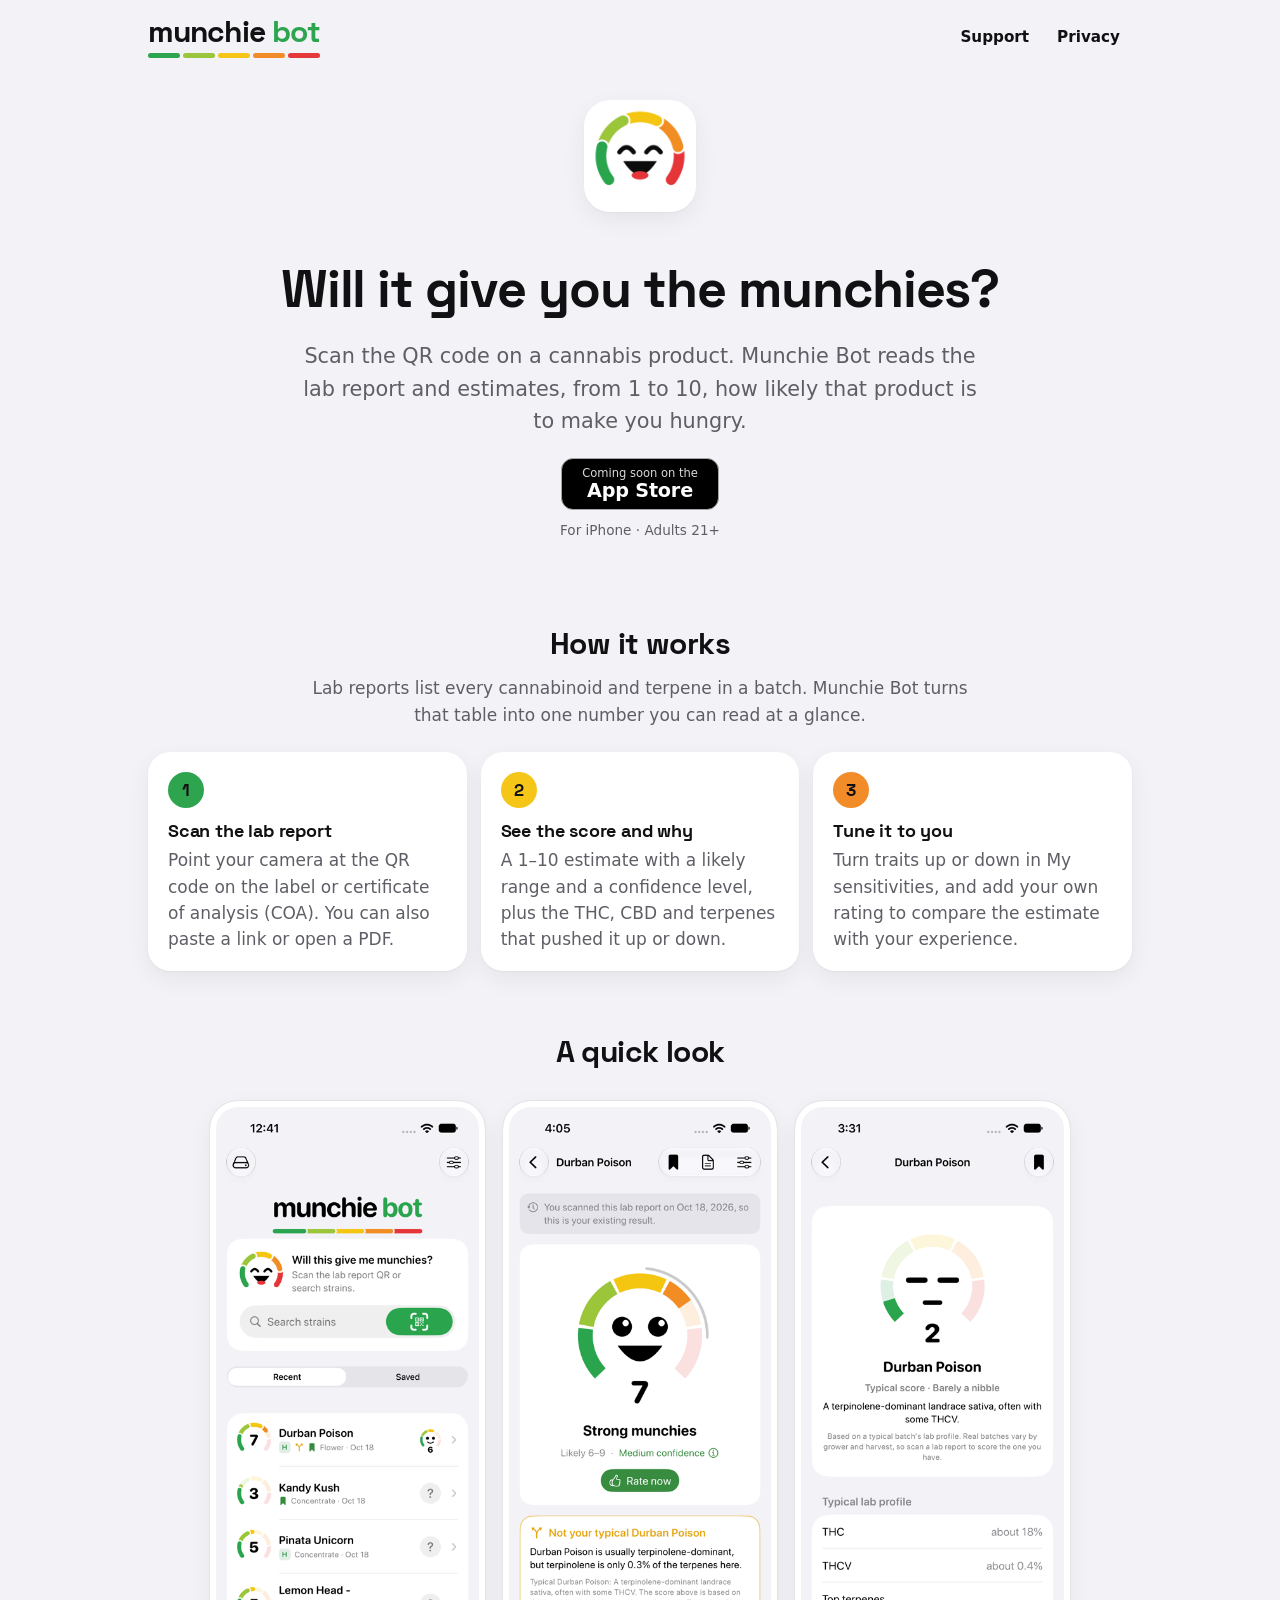
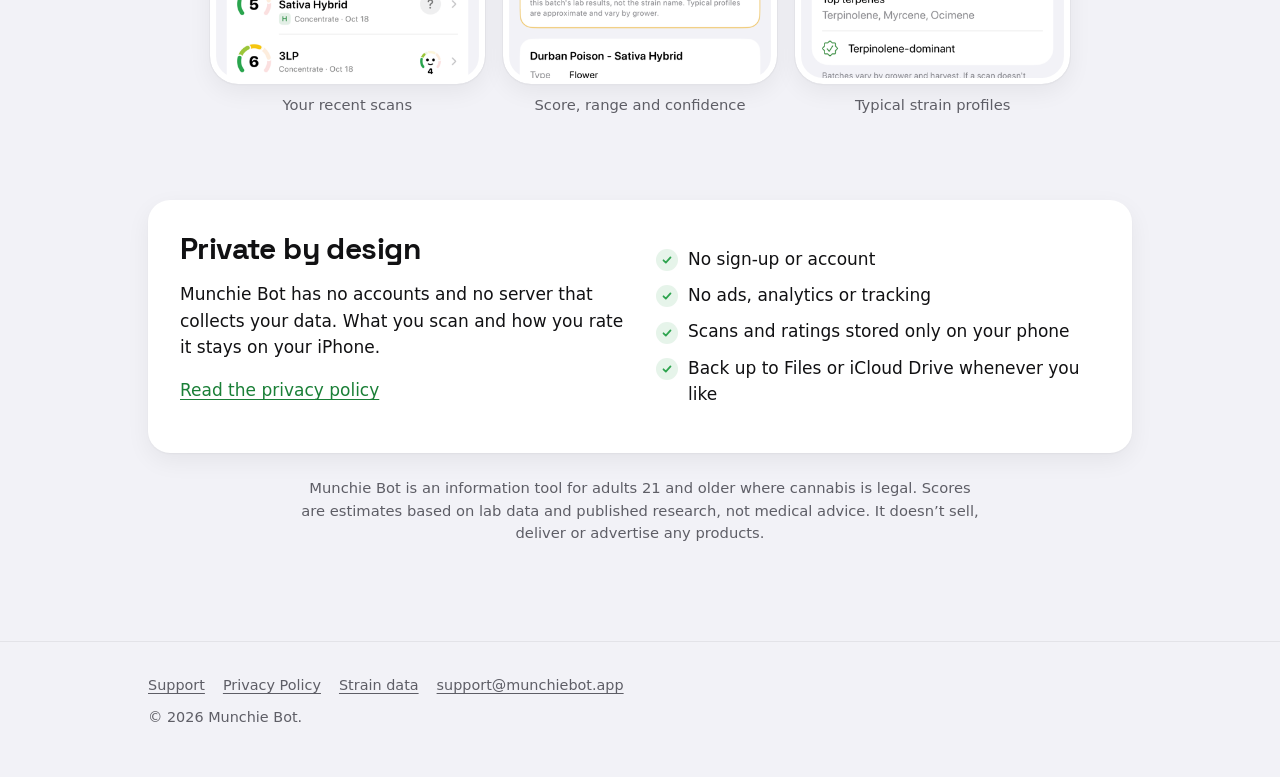
<file: index.html>
<!doctype html>
<html lang="en">
<head>
  <meta charset="utf-8">
  <meta name="viewport" content="width=device-width, initial-scale=1, viewport-fit=cover">
  <meta name="color-scheme" content="light dark">
  <meta name="theme-color" content="#F2F2F7" media="(prefers-color-scheme: light)">
  <meta name="theme-color" content="#000000" media="(prefers-color-scheme: dark)">
  <title>Munchie Bot · Will it give you the munchies?</title>
  <meta name="description" content="Munchie Bot reads the lab report (COA) linked from a cannabis product's QR code and estimates, from 1 to 10, how likely it is to make you hungry. For iPhone, adults 21+.">
  <link rel="canonical" href="https://www.munchiebot.app/">
  <meta property="og:type" content="website">
  <meta property="og:site_name" content="Munchie Bot">
  <meta property="og:title" content="Munchie Bot · Will it give you the munchies?">
  <meta property="og:description" content="Scan a product's lab report QR code and get a 1–10 munchies estimate, with the reasons behind it.">
  <meta property="og:url" content="https://www.munchiebot.app/">
  <meta property="og:image" content="https://www.munchiebot.app/assets/img/icon-1024.png">
  <link rel="icon" href="assets/img/favicon-64.png" type="image/png">
  <link rel="apple-touch-icon" href="assets/img/apple-touch-icon.png">
  <link rel="preload" href="assets/fonts/SpaceGrotesk-Bold.woff2" as="font" type="font/woff2" crossorigin>
  <link rel="stylesheet" href="assets/style.css">
</head>
<body>
  <a class="skip" href="#main">Skip to content</a>

  <header class="site-header">
    <div class="wrap">
      <a class="wordmark" href="./" aria-label="Munchie Bot home">
        <span>munchie <span class="bot">bot</span></span>
        <span class="bar" aria-hidden="true"><i></i><i></i><i></i><i></i><i></i></span>
      </a>
      <nav aria-label="Main">
        <a href="support/">Support</a>
        <a href="privacy/">Privacy</a>
      </nav>
    </div>
  </header>

  <main id="main">
    <section class="hero wrap">
      <div>
        <picture>
          <source srcset="assets/img/icon-256-dark.png" media="(prefers-color-scheme: dark)">
          <img class="hero-icon" src="assets/img/icon-256.png" alt="" width="112" height="112" fetchpriority="high">
        </picture>
      </div>
      <div>
        <h1>Will it give you the munchies?</h1>
        <p class="lede">Scan the QR code on a cannabis product. Munchie Bot reads the lab report and estimates, from 1 to 10, how likely that product is to make you hungry.</p>

        <!-- APP STORE BADGE: when the listing is live, replace this element with Apple's official
             "Download on the App Store" badge (developer.apple.com/app-store/marketing/guidelines/)
             linking to https://apps.apple.com/app/id<YOUR_APP_ID>. -->
        <span class="store-badge">
          <span><small>Coming soon on the</small><strong>App Store</strong></span>
        </span>
        <p class="badge-note">For iPhone · Adults 21+</p>
      </div>
    </section>

    <section class="section wrap" aria-labelledby="how">
      <div class="section-head">
        <h2 id="how">How it works</h2>
        <p>Lab reports list every cannabinoid and terpene in a batch. Munchie Bot turns that table into one number you can read at a glance.</p>
      </div>
      <ol class="steps">
        <li>
          <h3>Scan the lab report</h3>
          <p>Point your camera at the QR code on the label or certificate of analysis (COA). You can also paste a link or open a PDF.</p>
        </li>
        <li>
          <h3>See the score and why</h3>
          <p>A 1–10 estimate with a likely range and a confidence level, plus the THC, CBD and terpenes that pushed it up or down.</p>
        </li>
        <li>
          <h3>Tune it to you</h3>
          <p>Turn traits up or down in My sensitivities, and add your own rating to compare the estimate with your experience.</p>
        </li>
      </ol>
    </section>

    <section class="section wrap" aria-labelledby="look">
      <div class="section-head">
        <h2 id="look">A quick look</h2>
      </div>
      <div class="screens">
        <figure>
          <img src="assets/img/screen-home.png" width="414" height="900" loading="lazy"
               alt="Munchie Bot home screen: a search box with a scan button above a list of recent scans, each with a 1 to 10 score dial.">
          <figcaption>Your recent scans</figcaption>
        </figure>
        <figure>
          <img src="assets/img/screen-result.png" width="414" height="900" loading="lazy"
               alt="A result screen showing a score of 7, Strong munchies, likely 6 to 9 with medium confidence, and a note that this batch isn't typical for its strain.">
          <figcaption>Score, range and confidence</figcaption>
        </figure>
        <figure>
          <img src="assets/img/screen-strain.png" width="414" height="900" loading="lazy"
               alt="A strain profile for Durban Poison with a typical score of 2 and its usual lab profile: THC about 18 percent, THCV about 0.4 percent, terpinolene-dominant.">
          <figcaption>Typical strain profiles</figcaption>
        </figure>
      </div>
    </section>

    <section class="section wrap" aria-labelledby="private">
      <div class="card privacy-card">
        <div>
          <h2 id="private">Private by design</h2>
          <p>Munchie Bot has no accounts and no server that collects your data. What you scan and how you rate it stays on your iPhone.</p>
          <p><a href="privacy/">Read the privacy policy</a></p>
        </div>
        <ul class="checks">
          <li>No sign-up or account</li>
          <li>No ads, analytics or tracking</li>
          <li>Scans and ratings stored only on your phone</li>
          <li>Back up to Files or iCloud Drive whenever you like</li>
        </ul>
      </div>
      <p class="note">Munchie Bot is an information tool for adults 21 and older where cannabis is legal. Scores are estimates based on lab data and published research, not medical advice. It doesn’t sell, deliver or advertise any products.</p>
    </section>
  </main>

  <footer class="site-footer">
    <div class="wrap">
      <nav aria-label="Footer">
        <a href="support/">Support</a>
        <a href="privacy/">Privacy Policy</a>
        <a href="data/">Strain data</a>
        <a href="mailto:support@munchiebot.app">support@munchiebot.app</a>
      </nav>
      <p>© 2026 Munchie Bot.</p>
    </div>
  </footer>
</body>
</html>
</file>
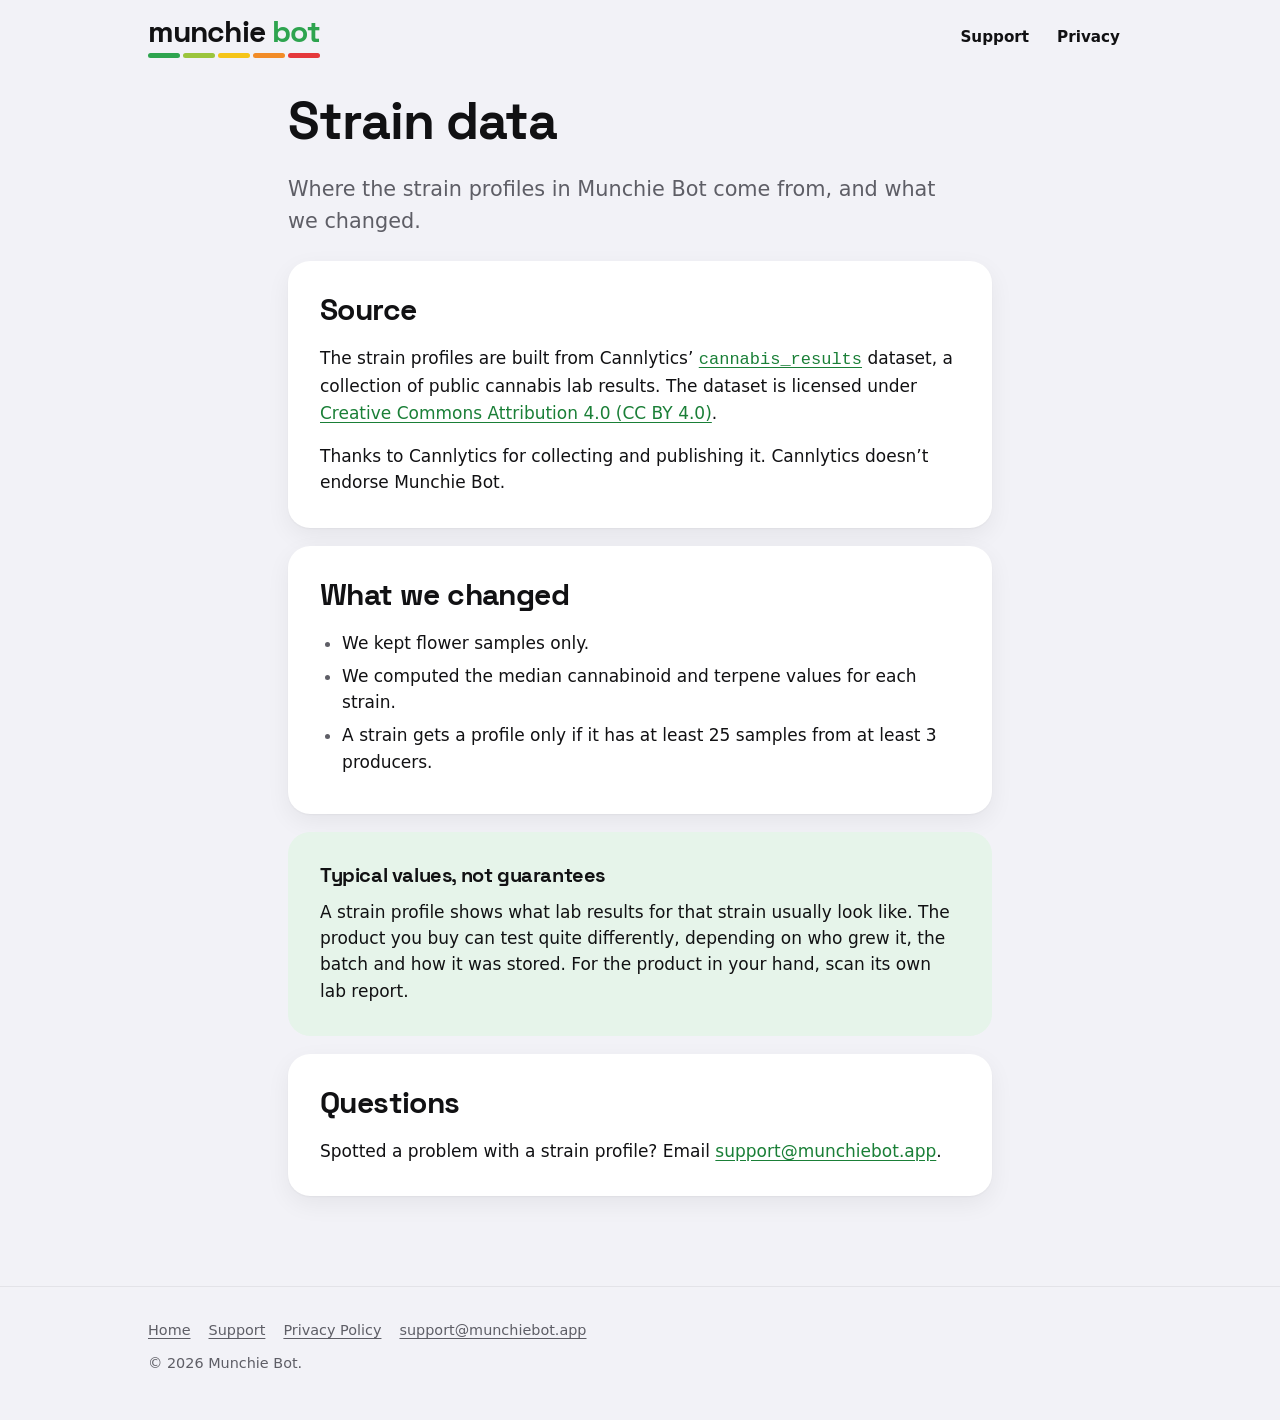
<file: data/index.html>
<!doctype html>
<html lang="en">
<head>
  <meta charset="utf-8">
  <meta name="viewport" content="width=device-width, initial-scale=1, viewport-fit=cover">
  <meta name="color-scheme" content="light dark">
  <meta name="theme-color" content="#F2F2F7" media="(prefers-color-scheme: light)">
  <meta name="theme-color" content="#000000" media="(prefers-color-scheme: dark)">
  <title>Strain data · Munchie Bot</title>
  <meta name="description" content="Munchie Bot's strain profiles are built from Cannlytics' cannabis_results dataset (CC BY 4.0): median cannabinoid and terpene values from flower lab results.">
  <link rel="canonical" href="https://www.munchiebot.app/data/">
  <link rel="icon" href="../assets/img/favicon-64.png" type="image/png">
  <link rel="apple-touch-icon" href="../assets/img/apple-touch-icon.png">
  <link rel="preload" href="../assets/fonts/SpaceGrotesk-Bold.woff2" as="font" type="font/woff2" crossorigin>
  <link rel="stylesheet" href="../assets/style.css">
</head>
<body>
  <a class="skip" href="#main">Skip to content</a>

  <header class="site-header">
    <div class="wrap">
      <a class="wordmark" href="../" aria-label="Munchie Bot home">
        <span>munchie <span class="bot">bot</span></span>
        <span class="bar" aria-hidden="true"><i></i><i></i><i></i><i></i><i></i></span>
      </a>
      <nav aria-label="Main">
        <a href="../support/">Support</a>
        <a href="../privacy/">Privacy</a>
      </nav>
    </div>
  </header>

  <main id="main" class="doc wrap narrow">
    <header>
      <h1>Strain data</h1>
      <p class="lede">Where the strain profiles in Munchie Bot come from, and what we changed.</p>
    </header>

    <section class="card" aria-labelledby="source">
      <h2 id="source">Source</h2>
      <p>The strain profiles are built from Cannlytics’ <a href="https://huggingface.co/datasets/cannlytics/cannabis_results"><code>cannabis_results</code></a> dataset, a collection of public cannabis lab results. The dataset is licensed under <a href="https://creativecommons.org/licenses/by/4.0/">Creative Commons Attribution 4.0 (CC BY 4.0)</a>.</p>
      <p>Thanks to Cannlytics for collecting and publishing it. Cannlytics doesn’t endorse Munchie Bot.</p>
    </section>

    <section class="card" aria-labelledby="changes">
      <h2 id="changes">What we changed</h2>
      <ul>
        <li>We kept flower samples only.</li>
        <li>We computed the median cannabinoid and terpene values for each strain.</li>
        <li>A strain gets a profile only if it has at least 25 samples from at least 3 producers.</li>
      </ul>
    </section>

    <section class="card summary" aria-labelledby="typical">
      <h2 id="typical">Typical values, not guarantees</h2>
      <p>A strain profile shows what lab results for that strain usually look like. The product you buy can test quite differently, depending on who grew it, the batch and how it was stored. For the product in your hand, scan its own lab report.</p>
    </section>

    <section class="card" aria-labelledby="contact">
      <h2 id="contact">Questions</h2>
      <p>Spotted a problem with a strain profile? Email <a href="mailto:support@munchiebot.app">support@munchiebot.app</a>.</p>
    </section>
  </main>

  <footer class="site-footer">
    <div class="wrap">
      <nav aria-label="Footer">
        <a href="../">Home</a>
        <a href="../support/">Support</a>
        <a href="../privacy/">Privacy Policy</a>
        <a href="mailto:support@munchiebot.app">support@munchiebot.app</a>
      </nav>
      <p>© 2026 Munchie Bot.</p>
    </div>
  </footer>
</body>
</html>
</file>
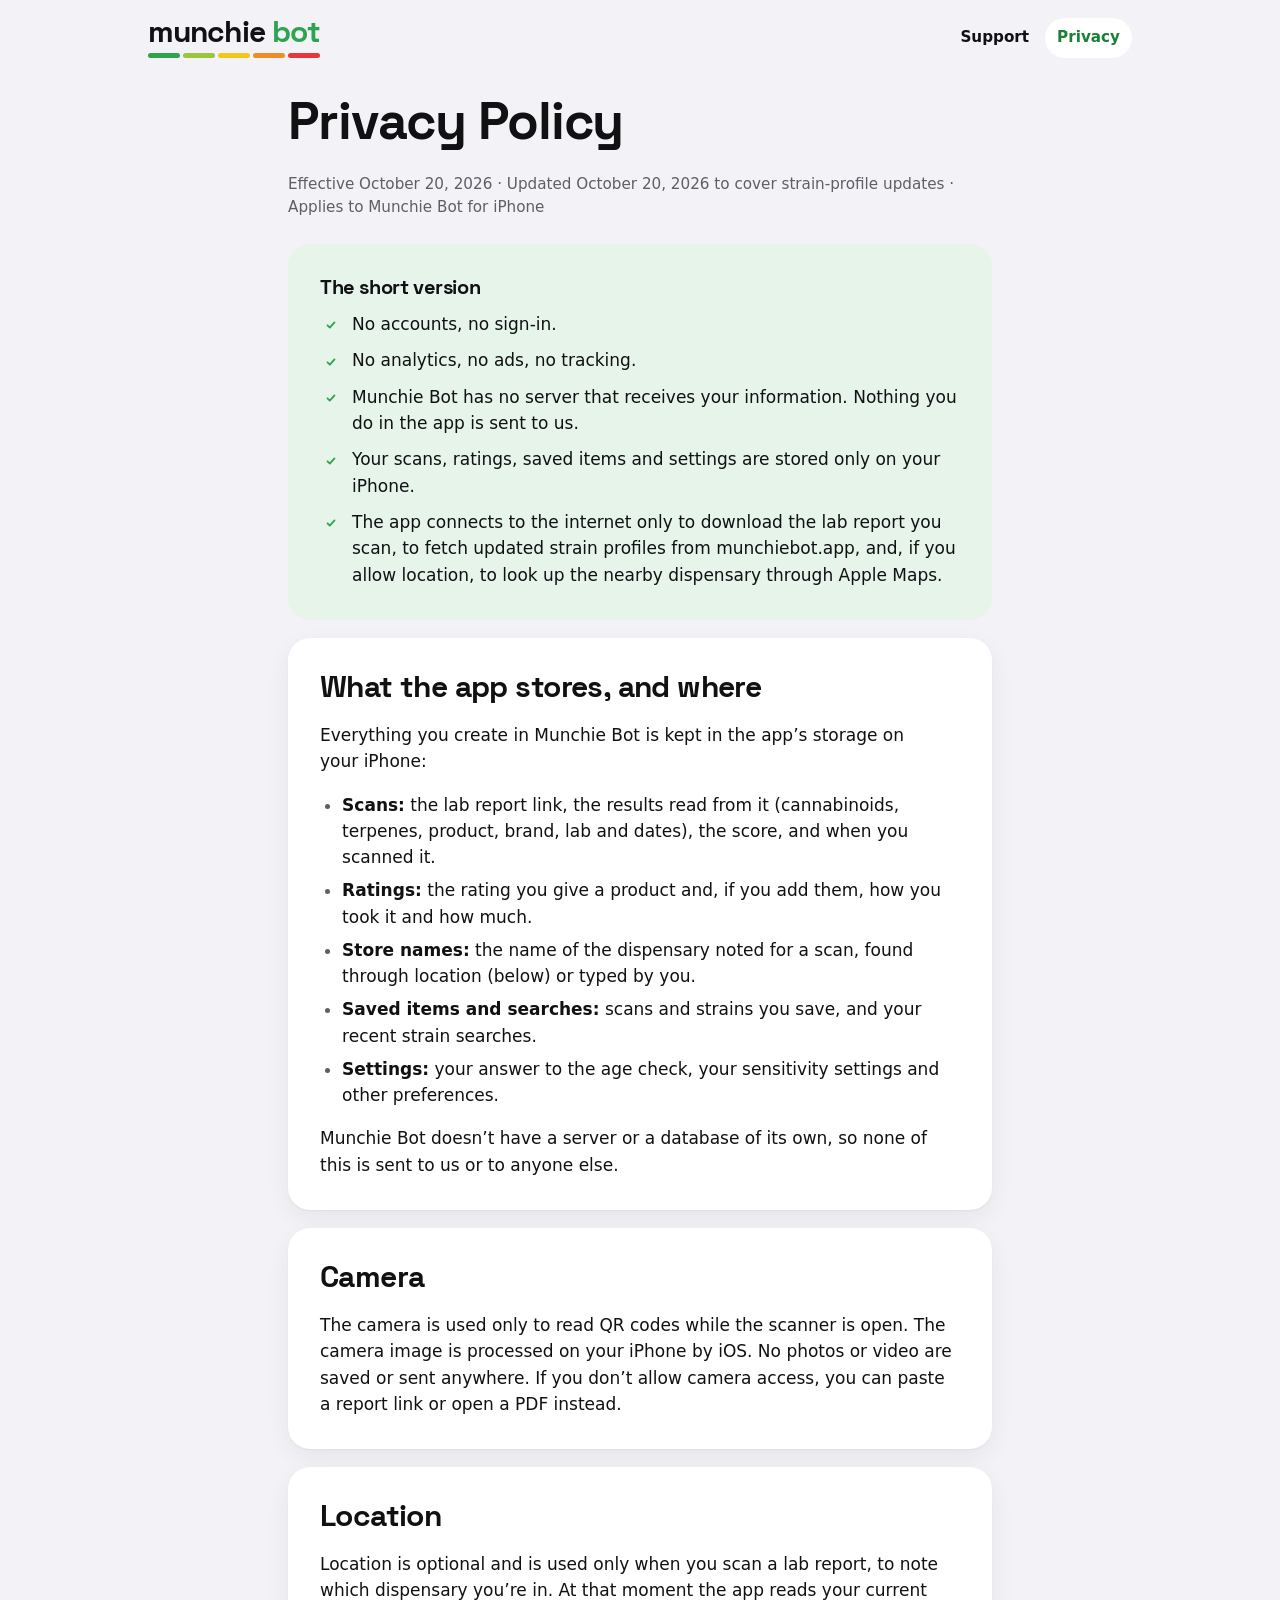
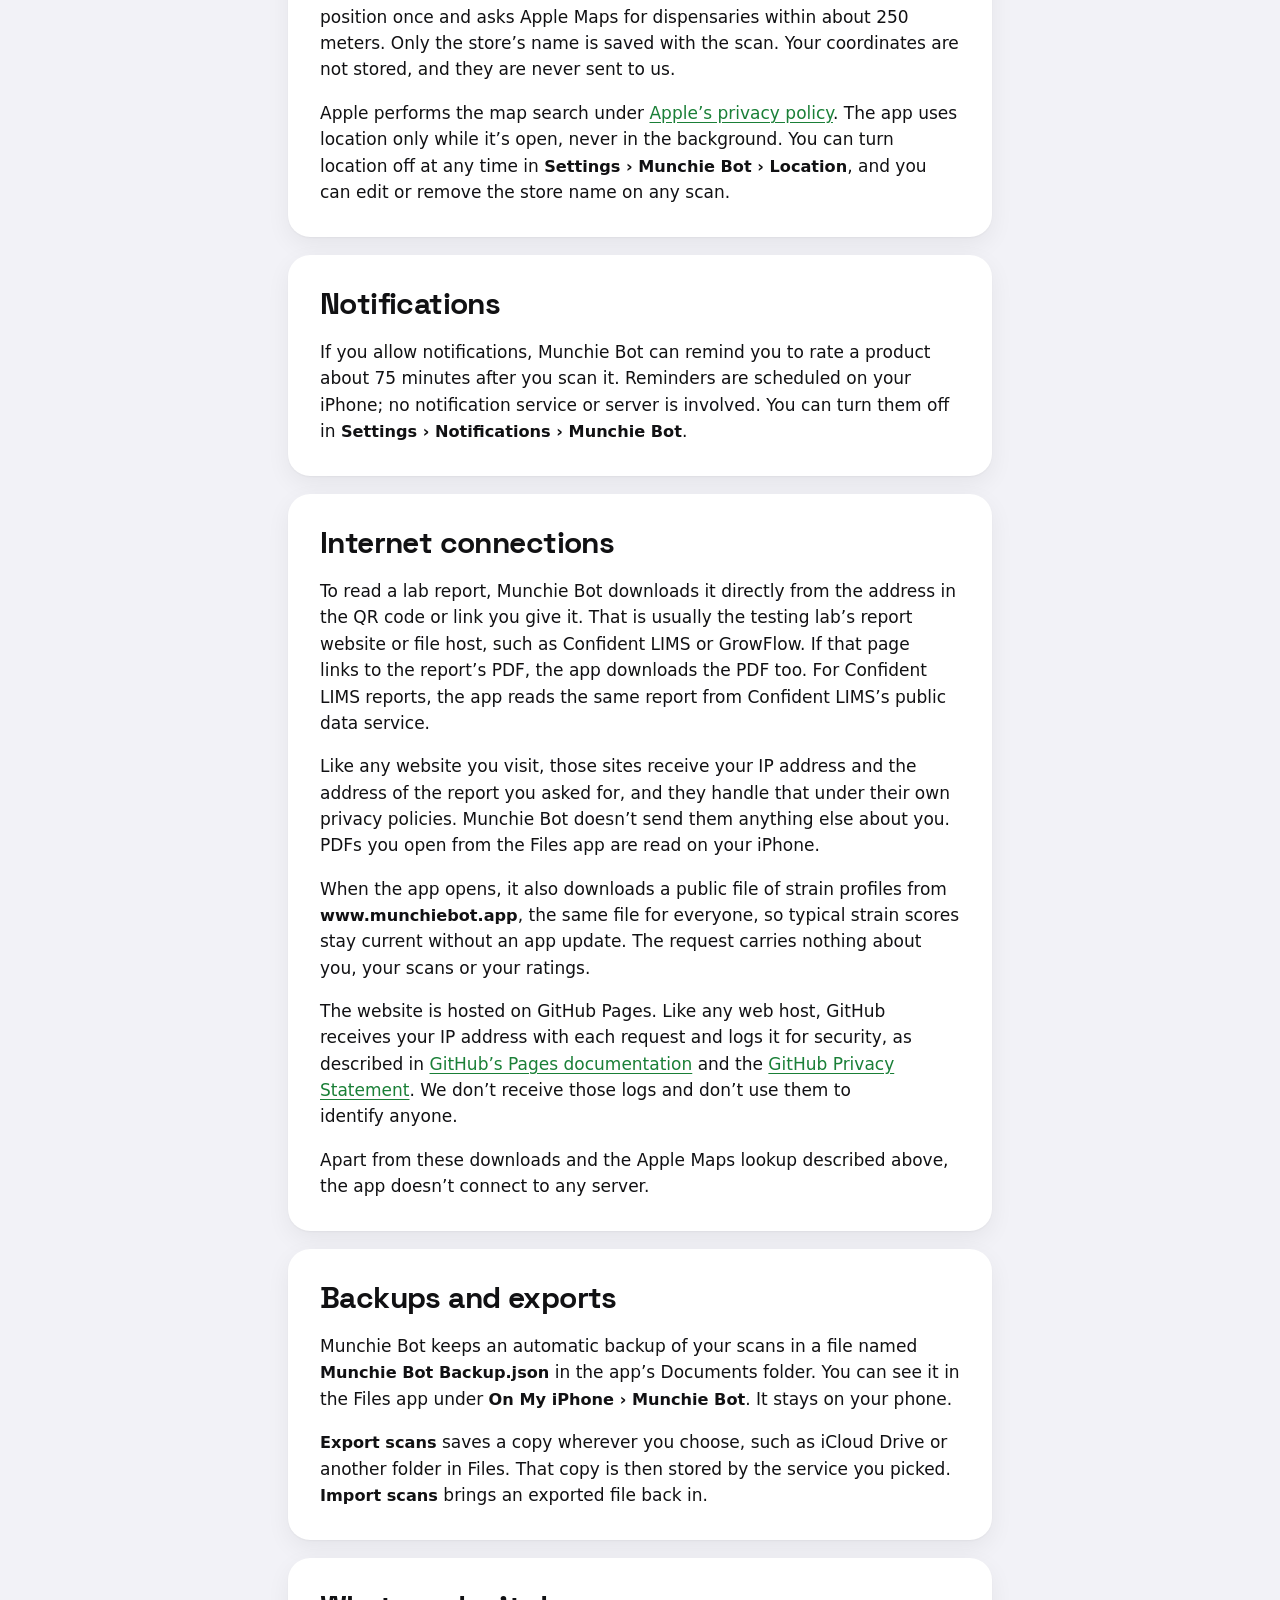
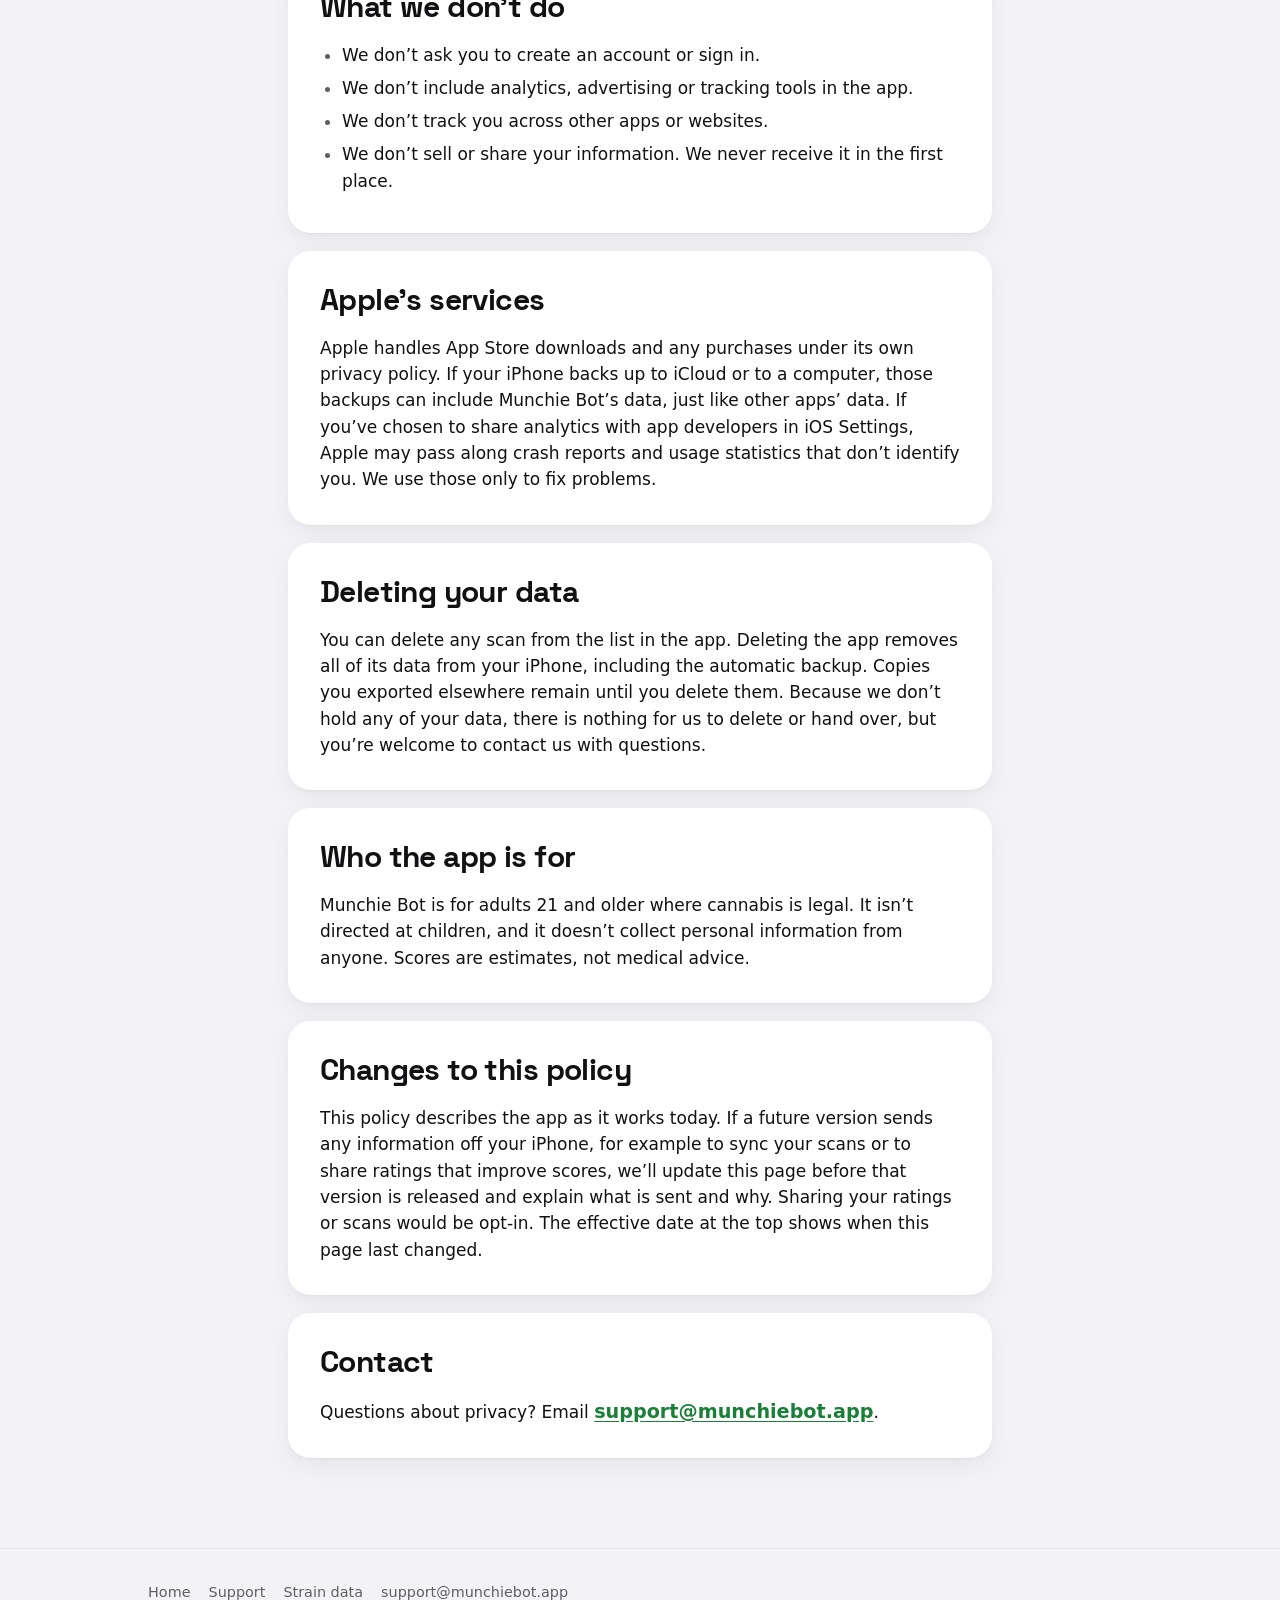
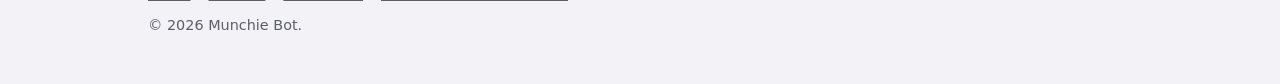
<file: privacy/index.html>
<!doctype html>
<html lang="en">
<head>
  <meta charset="utf-8">
  <meta name="viewport" content="width=device-width, initial-scale=1, viewport-fit=cover">
  <meta name="color-scheme" content="light dark">
  <meta name="theme-color" content="#F2F2F7" media="(prefers-color-scheme: light)">
  <meta name="theme-color" content="#000000" media="(prefers-color-scheme: dark)">
  <title>Privacy Policy · Munchie Bot</title>
  <meta name="description" content="Munchie Bot has no accounts, analytics or ads, and doesn't send your data to any Munchie Bot server. Scans, ratings and settings stay on your iPhone.">
  <link rel="canonical" href="https://www.munchiebot.app/privacy/">
  <link rel="icon" href="../assets/img/favicon-64.png" type="image/png">
  <link rel="apple-touch-icon" href="../assets/img/apple-touch-icon.png">
  <link rel="preload" href="../assets/fonts/SpaceGrotesk-Bold.woff2" as="font" type="font/woff2" crossorigin>
  <link rel="stylesheet" href="../assets/style.css">
</head>
<body>
  <a class="skip" href="#main">Skip to content</a>

  <header class="site-header">
    <div class="wrap">
      <a class="wordmark" href="../" aria-label="Munchie Bot home">
        <span>munchie <span class="bot">bot</span></span>
        <span class="bar" aria-hidden="true"><i></i><i></i><i></i><i></i><i></i></span>
      </a>
      <nav aria-label="Main">
        <a href="../support/">Support</a>
        <a href="./" aria-current="page">Privacy</a>
      </nav>
    </div>
  </header>

  <main id="main" class="doc wrap narrow">
    <header>
      <h1>Privacy Policy</h1>
      <p class="meta">Effective October 20, 2026 · Updated October 20, 2026 to cover strain-profile updates · Applies to Munchie Bot for iPhone</p>
    </header>

    <section class="card summary" aria-labelledby="short">
      <h2 id="short">The short version</h2>
      <ul class="checks">
        <li>No accounts, no sign-in.</li>
        <li>No analytics, no ads, no tracking.</li>
        <li>Munchie Bot has no server that receives your information. Nothing you do in the app is sent to us.</li>
        <li>Your scans, ratings, saved items and settings are stored only on your iPhone.</li>
        <li>The app connects to the internet only to download the lab report you scan, to fetch updated strain profiles from munchiebot.app, and, if you allow location, to look up the nearby dispensary through Apple Maps.</li>
      </ul>
    </section>

    <section class="card" aria-labelledby="stored">
      <h2 id="stored">What the app stores, and where</h2>
      <p>Everything you create in Munchie Bot is kept in the app’s storage on your iPhone:</p>
      <ul>
        <li><strong>Scans:</strong> the lab report link, the results read from it (cannabinoids, terpenes, product, brand, lab and dates), the score, and when you scanned it.</li>
        <li><strong>Ratings:</strong> the rating you give a product and, if you add them, how you took it and how much.</li>
        <li><strong>Store names:</strong> the name of the dispensary noted for a scan, found through location (below) or typed by you.</li>
        <li><strong>Saved items and searches:</strong> scans and strains you save, and your recent strain searches.</li>
        <li><strong>Settings:</strong> your answer to the age check, your sensitivity settings and other preferences.</li>
      </ul>
      <p>Munchie Bot doesn’t have a server or a database of its own, so none of this is sent to us or to anyone else.</p>
    </section>

    <section class="card" aria-labelledby="camera">
      <h2 id="camera">Camera</h2>
      <p>The camera is used only to read QR codes while the scanner is open. The camera image is processed on your iPhone by iOS. No photos or video are saved or sent anywhere. If you don’t allow camera access, you can paste a report link or open a PDF instead.</p>
    </section>

    <section class="card" aria-labelledby="location">
      <h2 id="location">Location</h2>
      <p>Location is optional and is used only when you scan a lab report, to note which dispensary you’re in. At that moment the app reads your current position once and asks Apple Maps for dispensaries within about 250 meters. Only the store’s name is saved with the scan. Your coordinates are not stored, and they are never sent to us.</p>
      <p>Apple performs the map search under <a href="https://www.apple.com/legal/privacy/">Apple’s privacy policy</a>. The app uses location only while it’s open, never in the background. You can turn location off at any time in <span class="ui">Settings › Munchie Bot › Location</span>, and you can edit or remove the store name on any scan.</p>
    </section>

    <section class="card" aria-labelledby="notifications">
      <h2 id="notifications">Notifications</h2>
      <p>If you allow notifications, Munchie Bot can remind you to rate a product about 75 minutes after you scan it. Reminders are scheduled on your iPhone; no notification service or server is involved. You can turn them off in <span class="ui">Settings › Notifications › Munchie Bot</span>.</p>
    </section>

    <section class="card" aria-labelledby="network">
      <h2 id="network">Internet connections</h2>
      <p>To read a lab report, Munchie Bot downloads it directly from the address in the QR code or link you give it. That is usually the testing lab’s report website or file host, such as Confident LIMS or GrowFlow. If that page links to the report’s PDF, the app downloads the PDF too. For Confident LIMS reports, the app reads the same report from Confident LIMS’s public data service.</p>
      <p>Like any website you visit, those sites receive your IP address and the address of the report you asked for, and they handle that under their own privacy policies. Munchie Bot doesn’t send them anything else about you. PDFs you open from the Files app are read on your iPhone.</p>
      <p>When the app opens, it also downloads a public file of strain profiles from <span class="ui">www.munchiebot.app</span>, the same file for everyone, so typical strain scores stay current without an app update. The request carries nothing about you, your scans or your ratings.</p>
      <p>The website is hosted on GitHub Pages. Like any web host, GitHub receives your IP address with each request and logs it for security, as described in <a href="https://docs.github.com/en/pages/getting-started-with-github-pages/about-github-pages#data-collection">GitHub’s Pages documentation</a> and the <a href="https://docs.github.com/en/site-policy/privacy-policies/github-general-privacy-statement">GitHub Privacy Statement</a>. We don’t receive those logs and don’t use them to identify anyone.</p>
      <p>Apart from these downloads and the Apple Maps lookup described above, the app doesn’t connect to any server.</p>
    </section>

    <section class="card" aria-labelledby="backups">
      <h2 id="backups">Backups and exports</h2>
      <p>Munchie Bot keeps an automatic backup of your scans in a file named <span class="ui">Munchie Bot Backup.json</span> in the app’s Documents folder. You can see it in the Files app under <span class="ui">On My iPhone › Munchie Bot</span>. It stays on your phone.</p>
      <p><span class="ui">Export scans</span> saves a copy wherever you choose, such as iCloud Drive or another folder in Files. That copy is then stored by the service you picked. <span class="ui">Import scans</span> brings an exported file back in.</p>
    </section>

    <section class="card" aria-labelledby="dont">
      <h2 id="dont">What we don’t do</h2>
      <ul>
        <li>We don’t ask you to create an account or sign in.</li>
        <li>We don’t include analytics, advertising or tracking tools in the app.</li>
        <li>We don’t track you across other apps or websites.</li>
        <li>We don’t sell or share your information. We never receive it in the first place.</li>
      </ul>
    </section>

    <section class="card" aria-labelledby="apple">
      <h2 id="apple">Apple’s services</h2>
      <p>Apple handles App Store downloads and any purchases under its own privacy policy. If your iPhone backs up to iCloud or to a computer, those backups can include Munchie Bot’s data, just like other apps’ data. If you’ve chosen to share analytics with app developers in iOS Settings, Apple may pass along crash reports and usage statistics that don’t identify you. We use those only to fix problems.</p>
    </section>

    <section class="card" aria-labelledby="delete">
      <h2 id="delete">Deleting your data</h2>
      <p>You can delete any scan from the list in the app. Deleting the app removes all of its data from your iPhone, including the automatic backup. Copies you exported elsewhere remain until you delete them. Because we don’t hold any of your data, there is nothing for us to delete or hand over, but you’re welcome to contact us with questions.</p>
    </section>

    <section class="card" aria-labelledby="age">
      <h2 id="age">Who the app is for</h2>
      <p>Munchie Bot is for adults 21 and older where cannabis is legal. It isn’t directed at children, and it doesn’t collect personal information from anyone. Scores are estimates, not medical advice.</p>
    </section>

    <section class="card" aria-labelledby="changes">
      <h2 id="changes">Changes to this policy</h2>
      <p>This policy describes the app as it works today. If a future version sends any information off your iPhone, for example to sync your scans or to share ratings that improve scores, we’ll update this page before that version is released and explain what is sent and why. Sharing your ratings or scans would be opt-in. The effective date at the top shows when this page last changed.</p>
    </section>

    <section class="card" aria-labelledby="contact">
      <h2 id="contact">Contact</h2>
      <p>Questions about privacy? Email <a class="contact-email" href="mailto:support@munchiebot.app">support@munchiebot.app</a>.</p>
    </section>
  </main>

  <footer class="site-footer">
    <div class="wrap">
      <nav aria-label="Footer">
        <a href="../">Home</a>
        <a href="../support/">Support</a>
        <a href="../data/">Strain data</a>
        <a href="mailto:support@munchiebot.app">support@munchiebot.app</a>
      </nav>
      <p>© 2026 Munchie Bot.</p>
    </div>
  </footer>
</body>
</html>
</file>
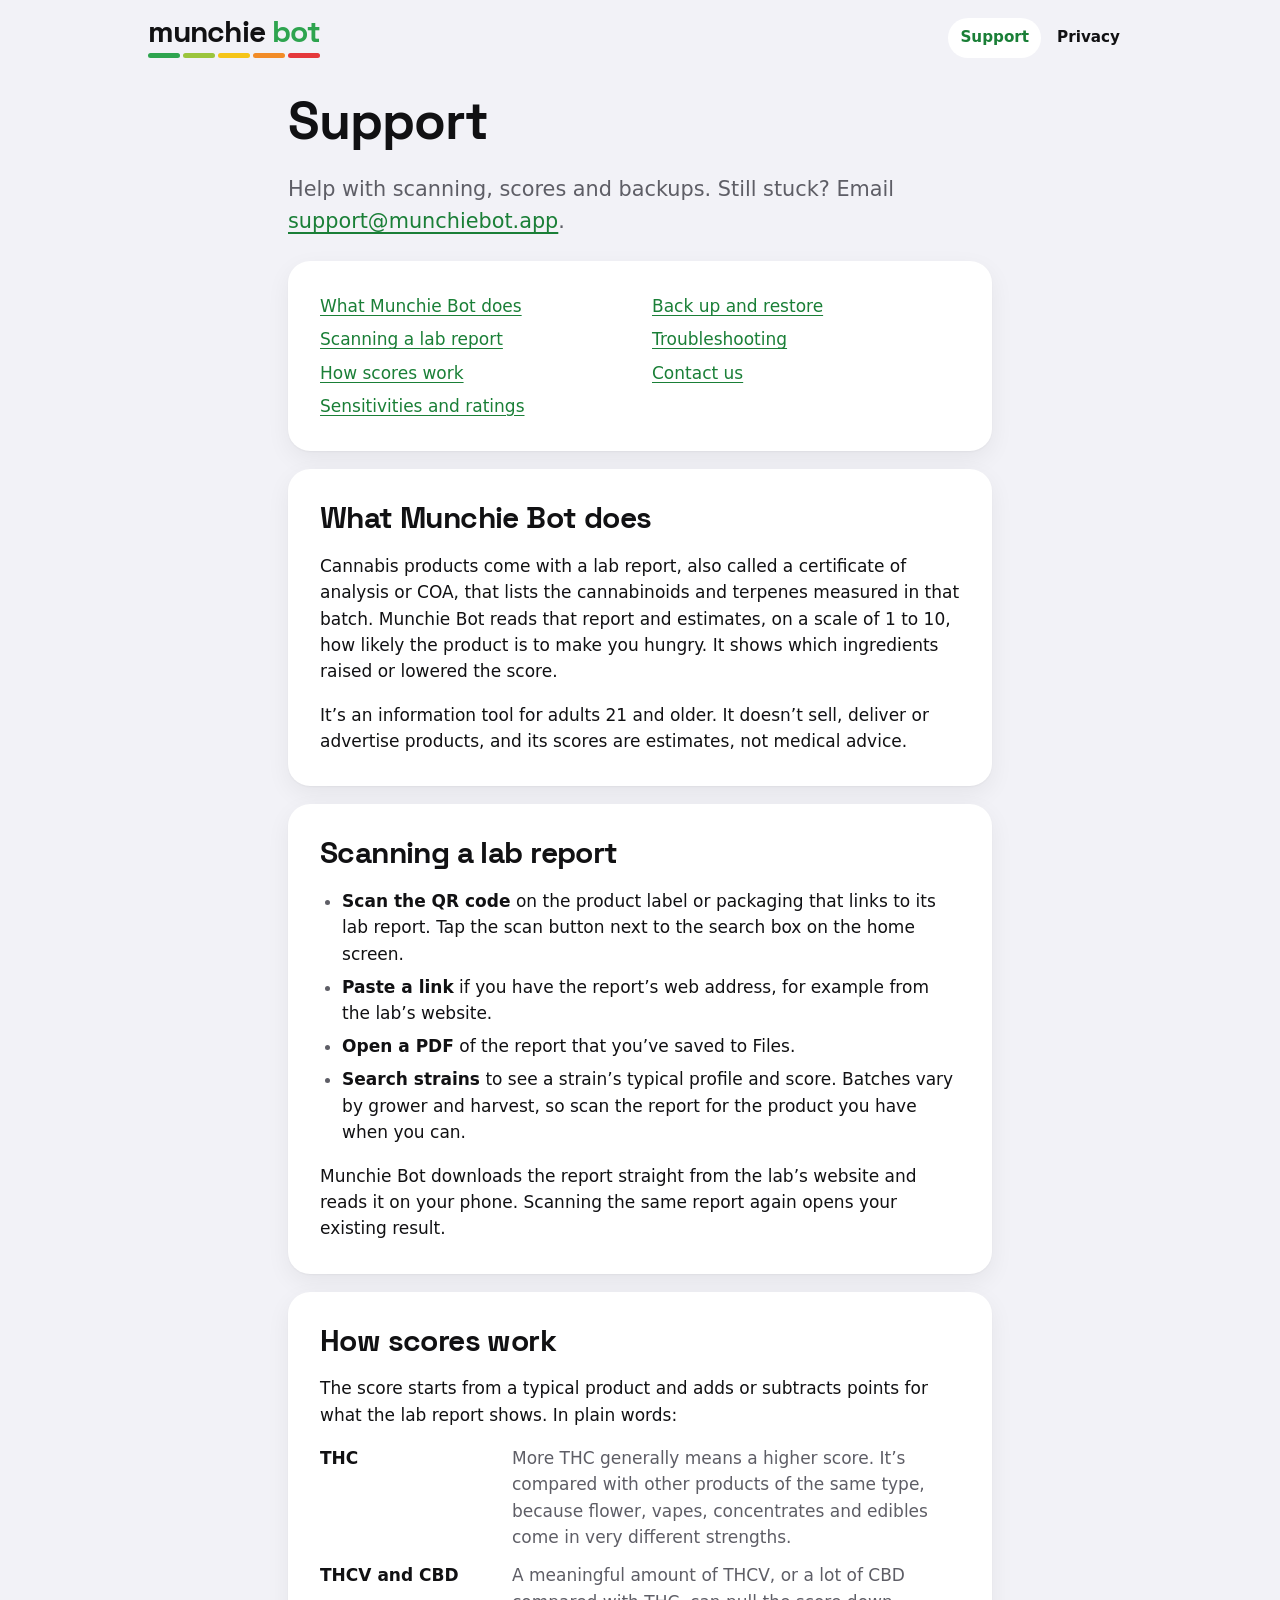
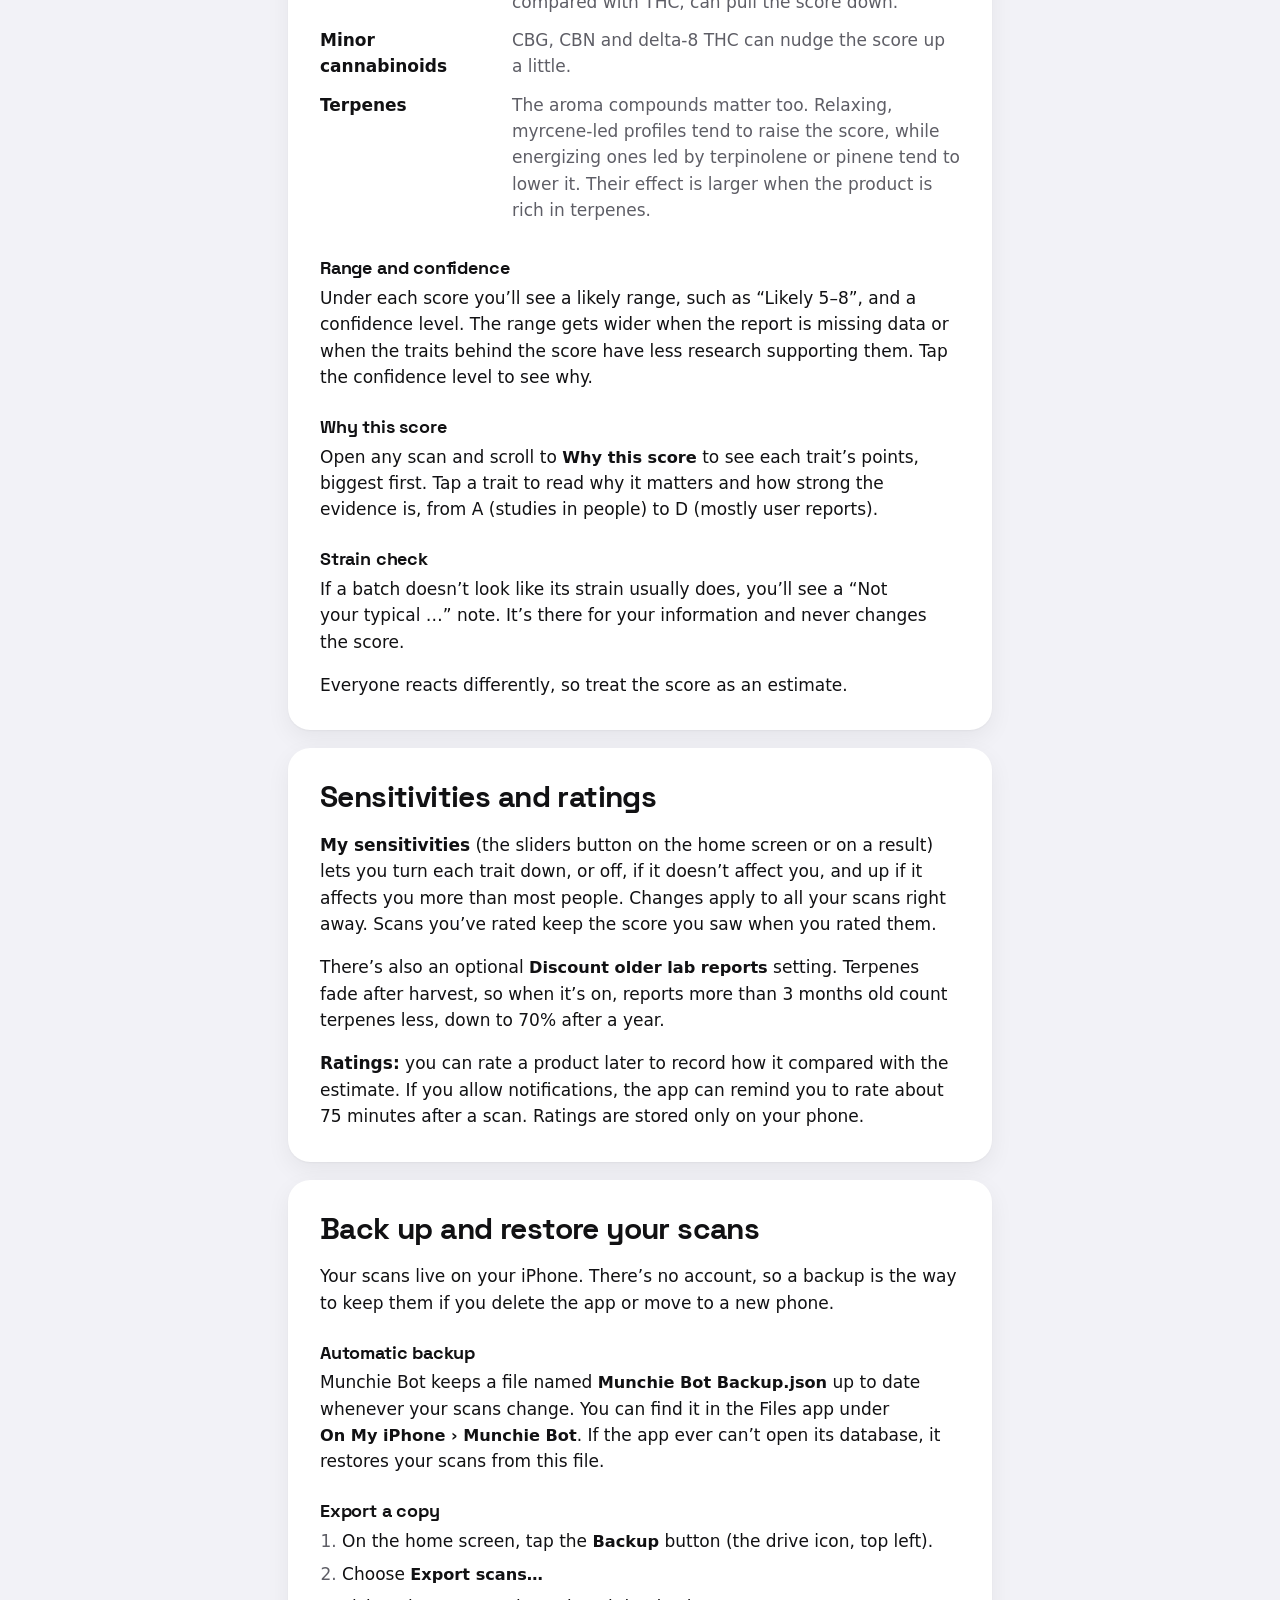
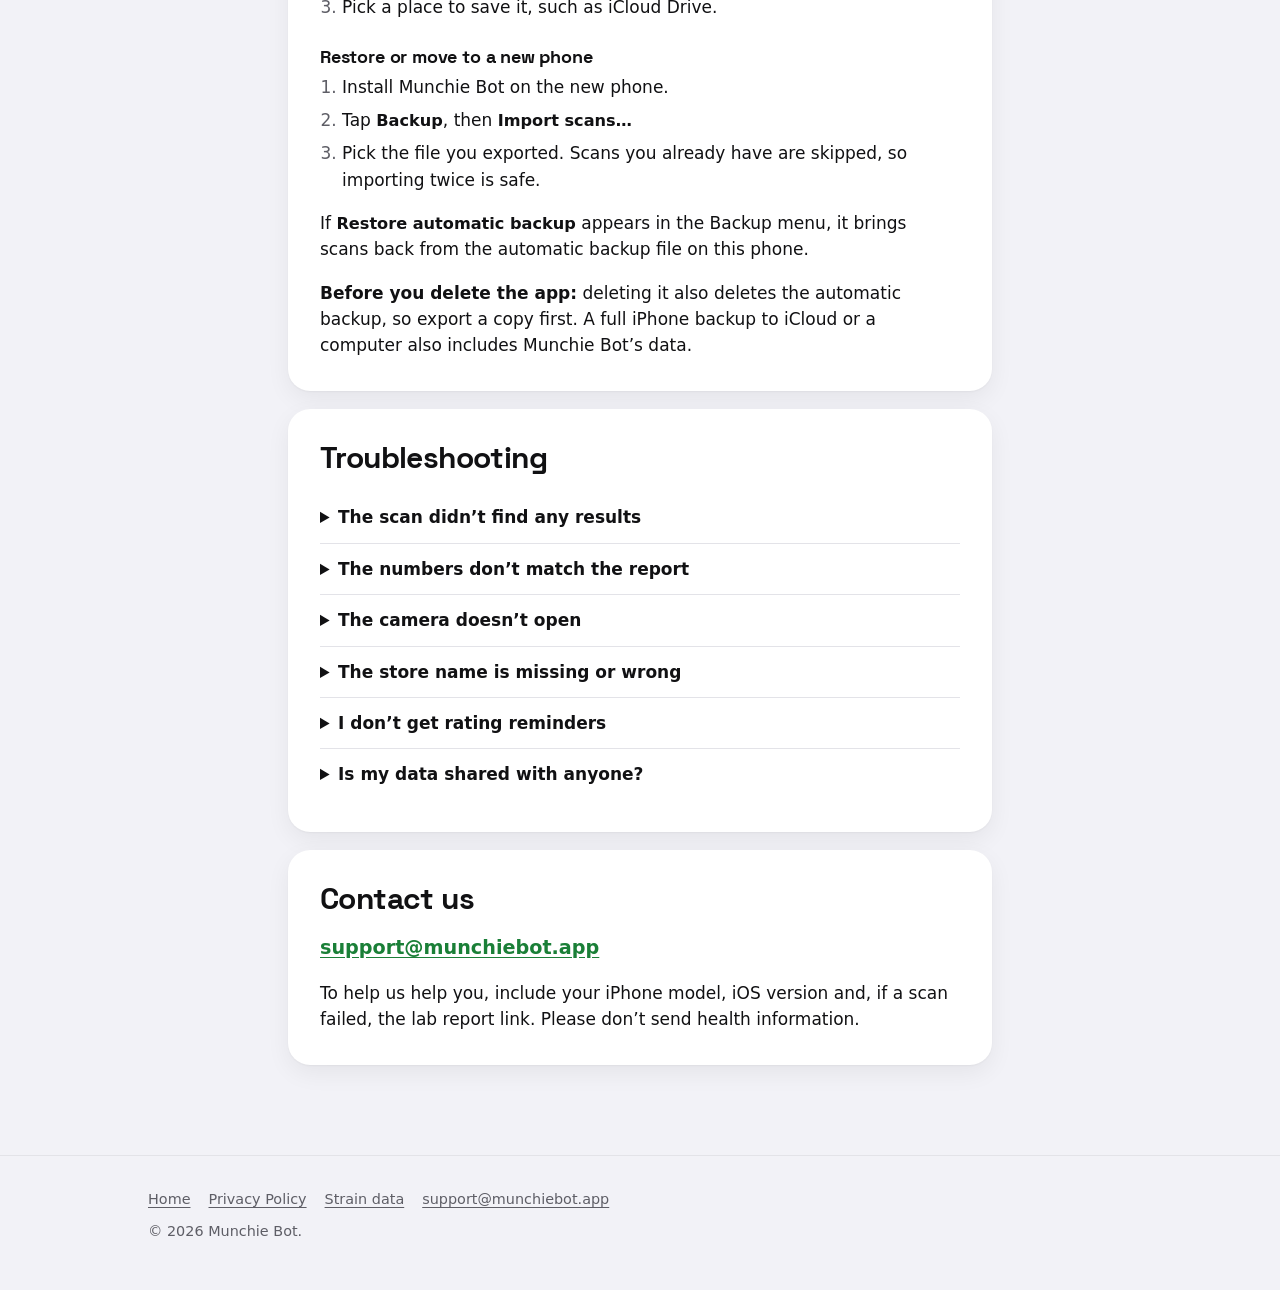
<file: support/index.html>
<!doctype html>
<html lang="en">
<head>
  <meta charset="utf-8">
  <meta name="viewport" content="width=device-width, initial-scale=1, viewport-fit=cover">
  <meta name="color-scheme" content="light dark">
  <meta name="theme-color" content="#F2F2F7" media="(prefers-color-scheme: light)">
  <meta name="theme-color" content="#000000" media="(prefers-color-scheme: dark)">
  <title>Support · Munchie Bot</title>
  <meta name="description" content="Help with Munchie Bot: scanning lab reports, how munchies scores work, backing up and restoring scans, and how to contact us.">
  <link rel="canonical" href="https://www.munchiebot.app/support/">
  <link rel="icon" href="../assets/img/favicon-64.png" type="image/png">
  <link rel="apple-touch-icon" href="../assets/img/apple-touch-icon.png">
  <link rel="preload" href="../assets/fonts/SpaceGrotesk-Bold.woff2" as="font" type="font/woff2" crossorigin>
  <link rel="stylesheet" href="../assets/style.css">
</head>
<body>
  <a class="skip" href="#main">Skip to content</a>

  <header class="site-header">
    <div class="wrap">
      <a class="wordmark" href="../" aria-label="Munchie Bot home">
        <span>munchie <span class="bot">bot</span></span>
        <span class="bar" aria-hidden="true"><i></i><i></i><i></i><i></i><i></i></span>
      </a>
      <nav aria-label="Main">
        <a href="./" aria-current="page">Support</a>
        <a href="../privacy/">Privacy</a>
      </nav>
    </div>
  </header>

  <main id="main" class="doc wrap narrow">
    <header>
      <h1>Support</h1>
      <p class="lede">Help with scanning, scores and backups. Still stuck? Email <a href="mailto:support@munchiebot.app">support@munchiebot.app</a>.</p>
    </header>

    <nav class="card toc" aria-label="On this page">
      <ul>
        <li><a href="#what">What Munchie Bot does</a></li>
        <li><a href="#scan">Scanning a lab report</a></li>
        <li><a href="#scores">How scores work</a></li>
        <li><a href="#tune">Sensitivities and ratings</a></li>
        <li><a href="#backup">Back up and restore</a></li>
        <li><a href="#help">Troubleshooting</a></li>
        <li><a href="#contact">Contact us</a></li>
      </ul>
    </nav>

    <section class="card" aria-labelledby="what">
      <h2 id="what">What Munchie Bot does</h2>
      <p>Cannabis products come with a lab report, also called a certificate of analysis or COA, that lists the cannabinoids and terpenes measured in that batch. Munchie Bot reads that report and estimates, on a scale of 1 to 10, how likely the product is to make you hungry. It shows which ingredients raised or lowered the score.</p>
      <p>It’s an information tool for adults 21 and older. It doesn’t sell, deliver or advertise products, and its scores are estimates, not medical advice.</p>
    </section>

    <section class="card" aria-labelledby="scan">
      <h2 id="scan">Scanning a lab report</h2>
      <ul>
        <li><strong>Scan the QR code</strong> on the product label or packaging that links to its lab report. Tap the scan button next to the search box on the home screen.</li>
        <li><strong>Paste a link</strong> if you have the report’s web address, for example from the lab’s website.</li>
        <li><strong>Open a PDF</strong> of the report that you’ve saved to Files.</li>
        <li><strong>Search strains</strong> to see a strain’s typical profile and score. Batches vary by grower and harvest, so scan the report for the product you have when you can.</li>
      </ul>
      <p>Munchie Bot downloads the report straight from the lab’s website and reads it on your phone. Scanning the same report again opens your existing result.</p>
    </section>

    <section class="card" aria-labelledby="scores">
      <h2 id="scores">How scores work</h2>
      <p>The score starts from a typical product and adds or subtracts points for what the lab report shows. In plain words:</p>
      <dl class="terms">
        <dt>THC</dt>
        <dd>More THC generally means a higher score. It’s compared with other products of the same type, because flower, vapes, concentrates and edibles come in very different strengths.</dd>
        <dt>THCV and CBD</dt>
        <dd>A meaningful amount of THCV, or a lot of CBD compared with THC, can pull the score down.</dd>
        <dt>Minor cannabinoids</dt>
        <dd>CBG, CBN and delta-8 THC can nudge the score up a little.</dd>
        <dt>Terpenes</dt>
        <dd>The aroma compounds matter too. Relaxing, myrcene-led profiles tend to raise the score, while energizing ones led by terpinolene or pinene tend to lower it. Their effect is larger when the product is rich in terpenes.</dd>
      </dl>
      <h3>Range and confidence</h3>
      <p>Under each score you’ll see a likely range, such as “Likely 5–8”, and a confidence level. The range gets wider when the report is missing data or when the traits behind the score have less research supporting them. Tap the confidence level to see why.</p>
      <h3>Why this score</h3>
      <p>Open any scan and scroll to <span class="ui">Why this score</span> to see each trait’s points, biggest first. Tap a trait to read why it matters and how strong the evidence is, from A (studies in people) to D (mostly user reports).</p>
      <h3>Strain check</h3>
      <p>If a batch doesn’t look like its strain usually does, you’ll see a “Not your typical …” note. It’s there for your information and never changes the score.</p>
      <p>Everyone reacts differently, so treat the score as an estimate.</p>
    </section>

    <section class="card" aria-labelledby="tune">
      <h2 id="tune">Sensitivities and ratings</h2>
      <p><strong>My sensitivities</strong> (the sliders button on the home screen or on a result) lets you turn each trait down, or off, if it doesn’t affect you, and up if it affects you more than most people. Changes apply to all your scans right away. Scans you’ve rated keep the score you saw when you rated them.</p>
      <p>There’s also an optional <span class="ui">Discount older lab reports</span> setting. Terpenes fade after harvest, so when it’s on, reports more than 3 months old count terpenes less, down to 70% after a year.</p>
      <p><strong>Ratings:</strong> you can rate a product later to record how it compared with the estimate. If you allow notifications, the app can remind you to rate about 75 minutes after a scan. Ratings are stored only on your phone.</p>
    </section>

    <section class="card" aria-labelledby="backup">
      <h2 id="backup">Back up and restore your scans</h2>
      <p>Your scans live on your iPhone. There’s no account, so a backup is the way to keep them if you delete the app or move to a new phone.</p>
      <h3>Automatic backup</h3>
      <p>Munchie Bot keeps a file named <span class="ui">Munchie Bot Backup.json</span> up to date whenever your scans change. You can find it in the Files app under <span class="ui">On My iPhone › Munchie Bot</span>. If the app ever can’t open its database, it restores your scans from this file.</p>
      <h3>Export a copy</h3>
      <ol>
        <li>On the home screen, tap the <span class="ui">Backup</span> button (the drive icon, top left).</li>
        <li>Choose <span class="ui">Export scans…</span></li>
        <li>Pick a place to save it, such as iCloud Drive.</li>
      </ol>
      <h3>Restore or move to a new phone</h3>
      <ol>
        <li>Install Munchie Bot on the new phone.</li>
        <li>Tap <span class="ui">Backup</span>, then <span class="ui">Import scans…</span></li>
        <li>Pick the file you exported. Scans you already have are skipped, so importing twice is safe.</li>
      </ol>
      <p>If <span class="ui">Restore automatic backup</span> appears in the Backup menu, it brings scans back from the automatic backup file on this phone.</p>
      <p><strong>Before you delete the app:</strong> deleting it also deletes the automatic backup, so export a copy first. A full iPhone backup to iCloud or a computer also includes Munchie Bot’s data.</p>
    </section>

    <section class="card" aria-labelledby="help">
      <h2 id="help">Troubleshooting</h2>
      <details>
        <summary>The scan didn’t find any results</summary>
        <p>Some QR codes lead to pages that need a login or only show results after running scripts. Open the link in Safari, download the report’s PDF, then use <span class="ui">Open PDF</span> in Munchie Bot. If it still fails, email us the link so we can add support for that lab.</p>
      </details>
      <details>
        <summary>The numbers don’t match the report</summary>
        <p>Tap the document button on a result to open the original report and compare. A low confidence level means the app wasn’t sure it read the report correctly. Please send us the report link so we can fix the reader.</p>
      </details>
      <details>
        <summary>The camera doesn’t open</summary>
        <p>Check <span class="ui">Settings › Munchie Bot › Camera</span>. On a device without a camera, use <span class="ui">Paste link</span> or <span class="ui">Open PDF</span>.</p>
      </details>
      <details>
        <summary>The store name is missing or wrong</summary>
        <p>The store is filled in only if you allow location and a dispensary is within about 250 meters when you scan. Tap <span class="ui">Store</span> on a result to type or change it.</p>
      </details>
      <details>
        <summary>I don’t get rating reminders</summary>
        <p>Check <span class="ui">Settings › Notifications › Munchie Bot</span>.</p>
      </details>
      <details>
        <summary>Is my data shared with anyone?</summary>
        <p>No. There’s no account, no analytics and no Munchie Bot server that receives your data. The app only downloads public files, like lab reports and strain profiles. See the <a href="../privacy/">privacy policy</a>.</p>
      </details>
    </section>

    <section class="card" aria-labelledby="contact">
      <h2 id="contact">Contact us</h2>
      <p><a class="contact-email" href="mailto:support@munchiebot.app">support@munchiebot.app</a></p>
      <p>To help us help you, include your iPhone model, iOS version and, if a scan failed, the lab report link. Please don’t send health information.</p>
    </section>
  </main>

  <footer class="site-footer">
    <div class="wrap">
      <nav aria-label="Footer">
        <a href="../">Home</a>
        <a href="../privacy/">Privacy Policy</a>
        <a href="../data/">Strain data</a>
        <a href="mailto:support@munchiebot.app">support@munchiebot.app</a>
      </nav>
      <p>© 2026 Munchie Bot.</p>
    </div>
  </footer>
</body>
</html>
</file>
<file: assets/style.css>
/* Munchie Bot website. No external scripts, fonts or trackers. */

@font-face {
  font-family: "Space Grotesk";
  src: url("fonts/SpaceGrotesk-Bold.woff2") format("woff2");
  font-weight: 700;
  font-style: normal;
  font-display: swap;
}

:root {
  /* Shared width for free-floating text: a little narrower than the h1 at full size. */
  --prose: 680px;
  color-scheme: light dark;

  --green: #2EA44F;
  --lime: #9BC53D;
  --yellow: #F5C518;
  --orange: #F28C28;
  --red: #E5383B;

  --bg: #F2F2F7;
  --card: #FFFFFF;
  --text: #111113;
  --muted: #5E5E66;
  --line: #E3E3E8;
  --link: #1A7F37;
  --tint: #E6F4EA;
  --shadow: 0 1px 2px rgb(0 0 0 / 0.04), 0 8px 24px rgb(0 0 0 / 0.06);

  --display: "Space Grotesk", ui-sans-serif, system-ui, -apple-system, "Segoe UI", sans-serif;
  --body: ui-sans-serif, system-ui, -apple-system, "Segoe UI", Roboto, sans-serif;

  --gutter: 16px;
  --radius: 22px;

  accent-color: var(--green);
}

@media (prefers-color-scheme: dark) {
  :root {
    --bg: #000000;
    --card: #1C1C1E;
    --text: #F5F5F7;
    --muted: #A1A1AA;
    --line: #2C2C2E;
    --link: #3FB950;
    --tint: #12261A;
    --shadow: none;
  }
}

*, *::before, *::after { box-sizing: border-box; }

html {
  -webkit-text-size-adjust: 100%;
  text-size-adjust: 100%;
}

body {
  margin: 0;
  background: var(--bg);
  color: var(--text);
  font-family: var(--body);
  font-size: 1.0625rem;
  line-height: 1.55;
  overflow-wrap: break-word;
}

img { max-width: 100%; height: auto; display: block; }

a { color: var(--link); text-underline-offset: 0.18em; }
a:hover { text-decoration-thickness: 2px; }
:focus-visible { outline: 3px solid var(--green); outline-offset: 3px; border-radius: 6px; }

h1, h2, h3 {
  font-family: var(--display);
  font-weight: 700;
  line-height: 1.15;
  letter-spacing: -0.02em;
  font-size-adjust: from-font;
  text-wrap: balance;
}
h1 { font-size: clamp(2rem, 7vw, 3.25rem); margin: 0 0 0.4em; }
h2 { font-size: clamp(1.4rem, 4.5vw, 1.85rem); margin: 0 0 0.5em; }
h3 { font-size: 1.15rem; margin: 1.4em 0 0.35em; letter-spacing: -0.01em; }
p { margin: 0 0 1em; text-wrap: pretty; }

.wrap {
  width: 100%;
  max-width: 1040px;
  margin-inline: auto;
  padding-inline: var(--gutter);
}
.wrap.narrow { max-width: 760px; }

.skip {
  position: absolute;
  left: var(--gutter);
  top: -100px;
  background: var(--card);
  padding: 8px 14px;
  border-radius: 10px;
  z-index: 10;
}
.skip:focus { top: 12px; }

/* Wordmark: lowercase "munchie bot", "bot" in green, over the five-step scale bar. */
.wordmark {
  display: inline-flex;
  flex-direction: column;
  gap: 0.19em;
  font-family: var(--display);
  font-weight: 700;
  font-size: 1.6rem;
  line-height: 1;
  letter-spacing: -0.03em;
  color: var(--text);
  text-decoration: none;
  white-space: nowrap;
}
.wordmark .bot { color: var(--green); }
.wordmark .bar {
  display: flex;
  gap: 0.1em;
  height: 0.17em;
}
.wordmark .bar i {
  flex: 1;
  border-radius: 999px;
  background: var(--c);
}
.wordmark .bar i:nth-child(1) { --c: var(--green); }
.wordmark .bar i:nth-child(2) { --c: var(--lime); }
.wordmark .bar i:nth-child(3) { --c: var(--yellow); }
.wordmark .bar i:nth-child(4) { --c: var(--orange); }
.wordmark .bar i:nth-child(5) { --c: var(--red); }
.wordmark.large { font-size: clamp(2.6rem, 12vw, 4.25rem); }

/* Header and footer */
.site-header .wrap {
  display: flex;
  align-items: center;
  justify-content: space-between;
  gap: 16px;
  padding-block: 18px;
}
.site-header nav { display: flex; gap: 4px; }
.site-header nav a {
  color: var(--text);
  text-decoration: none;
  font-weight: 600;
  font-size: 0.95rem;
  padding: 8px 12px;
  border-radius: 999px;
}
.site-header nav a:hover { background: var(--card); }
.site-header nav a[aria-current="page"] { background: var(--card); color: var(--link); }

.site-footer {
  margin-top: 64px;
  padding-block: 32px 48px;
  border-top: 1px solid var(--line);
  color: var(--muted);
  font-size: 0.9rem;
}
.site-footer .wrap { display: grid; gap: 10px; }
.site-footer nav { display: flex; flex-wrap: wrap; gap: 6px 18px; }
.site-footer a { color: var(--muted); }
.site-footer p { margin: 0; }

/* Landing */
.hero {
  padding-block: 24px 40px;
  display: grid;
  gap: 32px;
  justify-items: center;
  text-align: center;
}
.hero-icon { width: 112px; height: 112px; border-radius: 26px; box-shadow: var(--shadow); }
.hero h1 { margin-top: 0.3em; }
.lede {
  font-size: clamp(1.1rem, 3.6vw, 1.3rem);
  color: var(--muted);
  max-width: var(--prose);
  margin-inline: auto;
}
.hero .wordmark.large { margin-top: 4px; }

/* App Store badge placeholder: swap for Apple's official badge when the listing is live. */
.store-badge {
  display: inline-flex;
  align-items: center;
  gap: 10px;
  min-height: 52px;
  padding: 8px 20px;
  border-radius: 12px;
  background: #000;
  color: #fff;
  border: 1px solid #A6A6A6;
  text-decoration: none;
  line-height: 1.1;
  text-align: center;
}
.store-badge small { display: block; font-size: 0.72rem; opacity: 0.85; }
.store-badge strong { display: block; font-size: 1.2rem; font-weight: 600; letter-spacing: -0.01em; }
.badge-note { margin-top: 10px; font-size: 0.85rem; color: var(--muted); }

.section { padding-block: 32px; }
.section-head { text-align: center; max-width: var(--prose); margin: 0 auto 24px; }
.section-head p { color: var(--muted); }

.steps {
  list-style: none;
  margin: 0;
  padding: 0;
  display: grid;
  gap: 14px;
  counter-reset: step;
}
.steps li {
  counter-increment: step;
  background: var(--card);
  border-radius: var(--radius);
  padding: 20px 20px 18px;
  box-shadow: var(--shadow);
}
.steps li::before {
  content: counter(step);
  display: grid;
  place-items: center;
  width: 36px;
  height: 36px;
  border-radius: 50%;
  margin-bottom: 12px;
  font-family: var(--display);
  font-weight: 700;
  color: #111113;
  background: var(--c, var(--green));
}
.steps li:nth-child(2) { --c: var(--yellow); }
.steps li:nth-child(3) { --c: var(--orange); }
.steps h3 { margin: 0 0 6px; }
.steps p { margin: 0; color: var(--muted); }

/* Screenshots: a swipeable row on phones, three across on wider screens. */
.screens {
  display: grid;
  grid-auto-flow: column;
  grid-auto-columns: min(72%, 260px);
  gap: 18px;
  overflow-x: auto;
  scroll-snap-type: x mandatory;
  padding: 8px var(--gutter) 20px;
  margin-inline: calc(var(--gutter) * -1);
  scroll-padding-inline: var(--gutter);
  scrollbar-width: thin;
}
.screens figure { margin: 0; scroll-snap-align: start; }
.screens img {
  width: 100%;
  border-radius: 28px;
  border: 6px solid var(--card);
  outline: 1px solid var(--line);
  background: var(--card);
  box-shadow: var(--shadow);
}
.screens figcaption {
  margin-top: 10px;
  text-align: center;
  font-size: 0.92rem;
  color: var(--muted);
}

.card {
  background: var(--card);
  border-radius: var(--radius);
  padding: 24px 20px;
  box-shadow: var(--shadow);
}
.privacy-card { display: grid; gap: 18px; }
.checks { list-style: none; margin: 0; padding: 0; display: grid; gap: 10px; }
.checks li { position: relative; padding-left: 32px; }
.checks li::before {
  content: "";
  position: absolute;
  left: 0;
  top: 0.2em;
  width: 22px;
  height: 22px;
  border-radius: 50%;
  background: var(--tint) url("data:image/svg+xml,%3Csvg xmlns='http://www.w3.org/2000/svg' viewBox='0 0 24 24' fill='none' stroke='%232EA44F' stroke-width='3' stroke-linecap='round' stroke-linejoin='round'%3E%3Cpath d='M6 12.5l4 4 8-9'/%3E%3C/svg%3E") center / 14px no-repeat;
}

.note {
  text-align: center;
  color: var(--muted);
  font-size: 0.92rem;
  max-width: var(--prose);
  margin: 24px auto 0;
}

/* Document pages (privacy, support) */
.doc { padding-block: 16px 8px; }
.doc header { margin-bottom: 24px; }
.doc .meta { color: var(--muted); font-size: 0.95rem; }
.doc .lede { margin-inline: 0; max-width: none; }
.doc section { margin-bottom: 18px; }
.doc .card h2 { margin-bottom: 0.6em; }
.doc .card > :last-child { margin-bottom: 0; }
.doc ul, .doc ol { padding-left: 1.3em; margin: 0 0 1em; }
.doc li { margin-bottom: 0.4em; }
.doc li::marker { color: var(--muted); }
.summary { background: var(--tint); box-shadow: none; }
.summary h2 { font-size: 1.25rem; }
.doc .checks { padding-left: 0; }
.doc .checks li { margin-bottom: 0; }
.doc .toc { margin-bottom: 18px; }
.toc ul { columns: 2 14ch; column-gap: 24px; list-style: none; padding: 0; margin: 0; }
.toc li { break-inside: avoid; }

dl.terms { margin: 0; display: grid; gap: 4px 16px; }
dl.terms dt { font-weight: 650; }
dl.terms dd { margin: 0 0 12px; color: var(--muted); }

details { border-top: 1px solid var(--line); padding-block: 12px; }
details:first-of-type { border-top: 0; }
summary { cursor: pointer; font-weight: 650; }
details > p { margin: 10px 0 0; color: var(--muted); }

.contact-email { font-size: 1.2rem; font-weight: 650; }

kbd, .ui {
  font-family: var(--body);
  font-weight: 600;
  font-size: 0.95em;
  white-space: nowrap;
}

/* Wider screens */
@media (min-width: 720px) {
  :root { --gutter: 28px; }
  .wordmark { font-size: 1.85rem; }
  .steps { grid-template-columns: repeat(3, 1fr); }
  .screens {
    grid-auto-flow: row;
    grid-template-columns: repeat(3, 1fr);
    overflow: visible;
    margin-inline: 0;
    padding-inline: 0;
    max-width: 860px;
    margin: 0 auto;
  }
  .card { padding: 32px; }
  .privacy-card { grid-template-columns: 1fr 1fr; align-items: center; gap: 32px; }
  dl.terms { grid-template-columns: 11rem 1fr; }
  dl.terms dd { margin-bottom: 8px; }
}

@media (prefers-reduced-motion: no-preference) {
  html { scroll-behavior: smooth; }
}
</file>
